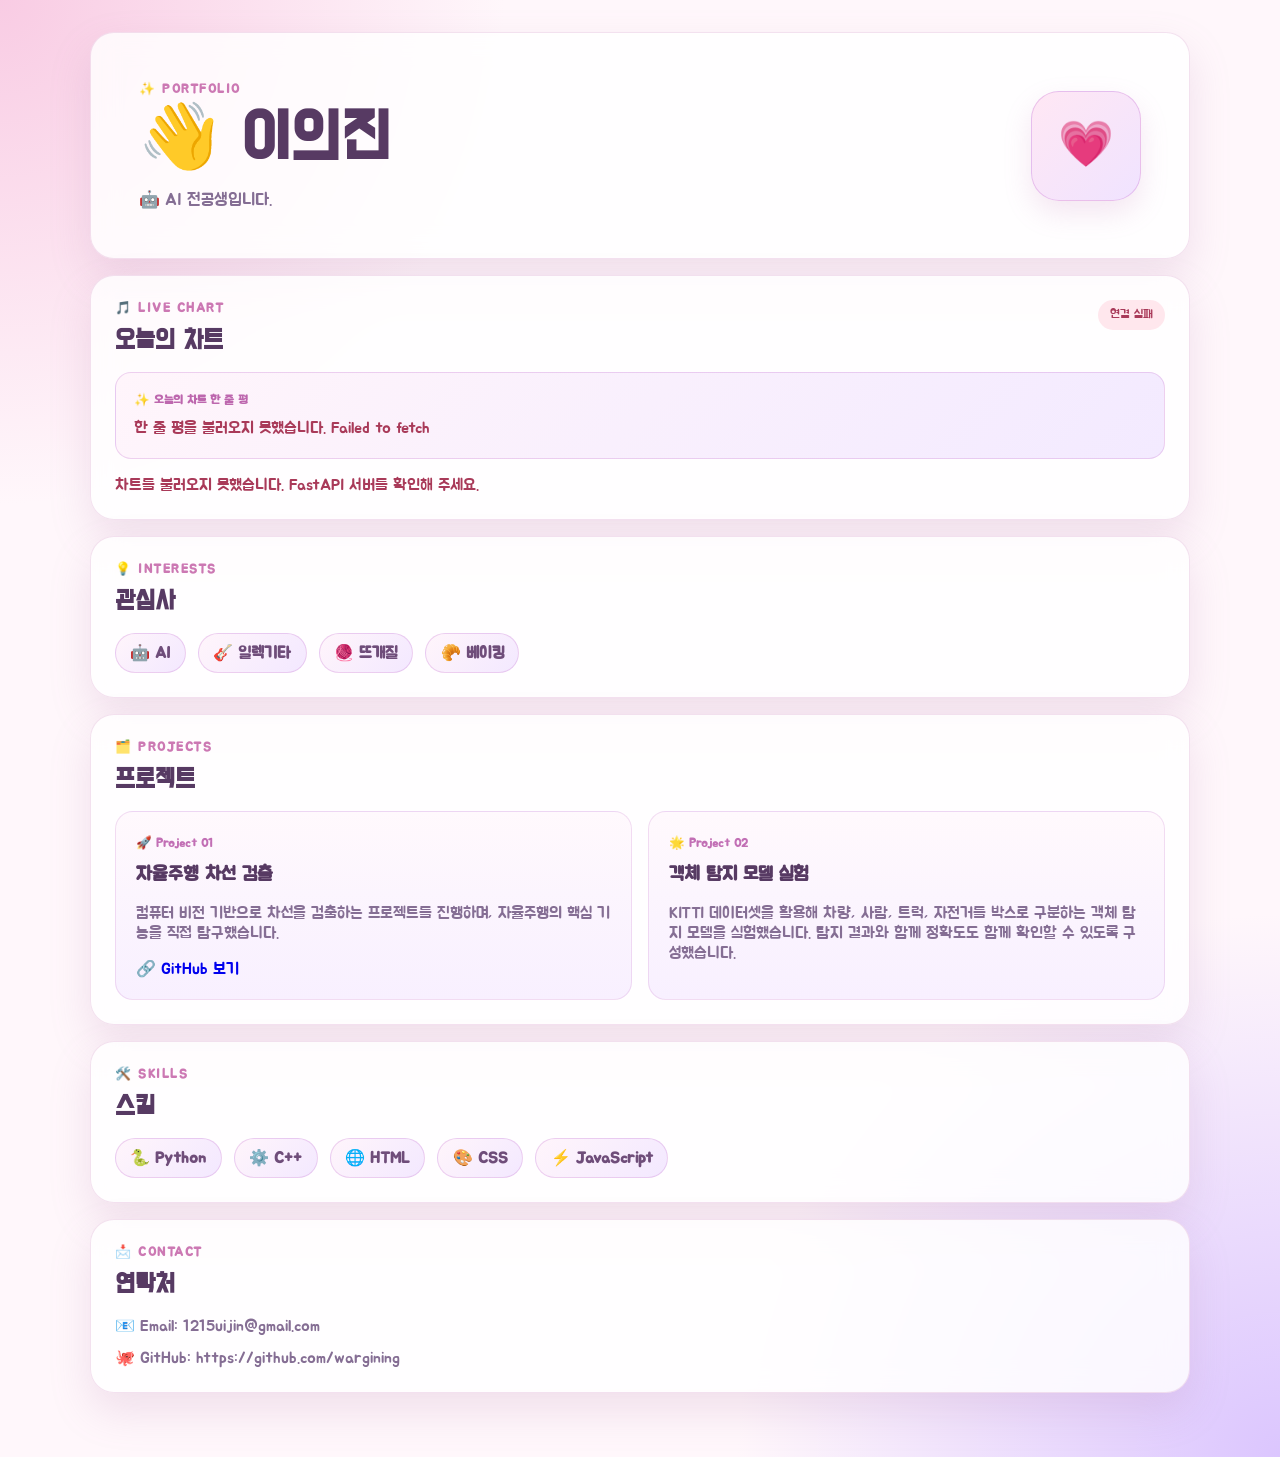
<file: index.html>
<!DOCTYPE html>
<html lang="ko">
  <head>
    <meta charset="UTF-8" />
    <meta name="viewport" content="width=device-width, initial-scale=1.0" />
    <title>이의진 | Portfolio</title>
    <link rel="preconnect" href="https://fonts.googleapis.com" />
    <link rel="preconnect" href="https://fonts.gstatic.com" crossorigin />
    <link
      href="https://fonts.googleapis.com/css2?family=Do+Hyeon&family=Jua&family=Inter:wght@400;500;600;700;800&display=swap"
      rel="stylesheet"
    />
    <link rel="stylesheet" href="styles.css" />
    <script src="script.js" defer></script>
  </head>
  <body>
    <main class="page-shell">
      <section class="hero-card">
        <div class="hero-content reveal hero-layout">
          <div class="hero-text">
            <p class="eyebrow">✨ Portfolio</p>
            <h1>👋 이의진</h1>
            <p class="intro-text">🤖 AI 전공생입니다.</p>
          </div>
          <div class="profile-badge" aria-hidden="true">
            <span>💗</span>
          </div>
        </div>
      </section>

      <section class="section-block chart-section reveal" aria-labelledby="chart-title">
        <div class="section-header chart-header">
          <div>
            <p class="section-kicker">🎵 Live Chart</p>
            <h2 id="chart-title">오늘의 차트</h2>
          </div>
          <span id="chart-status" class="chart-status">불러오는 중</span>
        </div>

        <div class="chart-insight">
          <span>✨ 오늘의 차트 한 줄 평</span>
          <p id="chart-insight">AI가 차트를 분석하고 있어요.</p>
        </div>

        <ol id="chart-ranking" class="chart-ranking" aria-live="polite">
          <li class="chart-message">TOP 10을 불러오는 중입니다.</li>
        </ol>
      </section>

      <section class="section-block reveal">
        <div class="section-header">
          <p class="section-kicker">💡 Interests</p>
          <h2>관심사</h2>
        </div>
        <div class="interest-grid">
          <div class="info-chip">🤖 AI</div>
          <div class="info-chip">🎸 일렉기타</div>
          <div class="info-chip">🧶 뜨개질</div>
          <div class="info-chip">🥐 베이킹</div>
        </div>
      </section>

      <section class="section-block reveal">
        <div class="section-header">
          <p class="section-kicker">🗂️ Projects</p>
          <h2>프로젝트</h2>
        </div>
        <div class="project-grid">
          <article class="project-card">
            <span class="project-tag">🚀 Project 01</span>
            <h3>자율주행 차선 검출</h3>
            <p>
              컴퓨터 비전 기반으로 차선을 검출하는 프로젝트를 진행하며, 자율주행의 핵심 기능을 직접 탐구했습니다.
            </p>
            <a href="https://github.com/wargining/Autonomous_Vehicle_Midterm_report" target="_blank" rel="noreferrer">🔗 GitHub 보기</a>
          </article>

          <article class="project-card">
            <span class="project-tag">🌟 Project 02</span>
            <h3>객체 탐지 모델 실험</h3>
            <p>
              KITTI 데이터셋을 활용해 차량, 사람, 트럭, 자전거를 박스로 구분하는 객체 탐지 모델을 실험했습니다. 탐지 결과와 함께 정확도도 함께 확인할 수 있도록 구성했습니다.
            </p>
          </article>
        </div>
      </section>

      <section class="section-block reveal">
        <div class="section-header">
          <p class="section-kicker">🛠️ Skills</p>
          <h2>스킬</h2>
        </div>
        <div class="badge-list">
          <span class="badge">🐍 Python</span>
          <span class="badge">⚙️ C++</span>
          <span class="badge">🌐 HTML</span>
          <span class="badge">🎨 CSS</span>
          <span class="badge">⚡ JavaScript</span>
        </div>
      </section>

      <section class="section-block contact-block reveal">
        <div class="section-header">
          <p class="section-kicker">📩 Contact</p>
          <h2>연락처</h2>
        </div>
        <div class="contact-list">
          <a href="mailto:1215uijin@gmail.com">📧 Email: 1215uijin@gmail.com</a>
          <a href="https://github.com/wargining" target="_blank" rel="noreferrer">
            🐙 GitHub: https://github.com/wargining
          </a>
        </div>
      </section>
    </main>
  </body>
</html>
</file>
<file: styles.css>
:root {
  --bg: #fff7fb;
  --surface: rgba(255, 255, 255, 0.82);
  --surface-soft: #fdf1f8;
  --text: #573a63;
  --muted: #856e94;
  --accent: #f2a9cc;
  --accent-strong: #cf89d8;
  --accent-soft: #f7d8ec;
  --border: rgba(198, 123, 181, 0.22);
  --shadow: 0 18px 42px rgba(174, 114, 164, 0.18);
}

* {
  box-sizing: border-box;
}

body {
  margin: 0;
  min-height: 100vh;
  font-family: "Jua", "Inter", sans-serif;
  background:
    radial-gradient(circle at top left, rgba(248, 199, 225, 0.9), transparent 26%),
    radial-gradient(circle at bottom right, rgba(213, 189, 255, 0.85), transparent 28%),
    var(--bg);
  color: var(--text);
}

.page-shell {
  width: min(1100px, calc(100% - 2rem));
  margin: 0 auto;
  padding: 2rem 0 4rem;
}

.hero-card,
.section-block {
  background: var(--surface);
  border: 1px solid var(--border);
  border-radius: 24px;
  box-shadow: var(--shadow);
  backdrop-filter: blur(14px);
}

.hero-card {
  padding: 3rem;
  margin-bottom: 1rem;
}

.hero-layout {
  display: flex;
  align-items: center;
  justify-content: space-between;
  gap: 1.5rem;
}

.hero-text {
  flex: 1;
}

.profile-badge {
  width: 110px;
  height: 110px;
  border-radius: 28px;
  display: grid;
  place-items: center;
  font-size: 2.8rem;
  background: linear-gradient(135deg, #ffe7f4, #f0e3ff);
  border: 1px solid rgba(207, 137, 216, 0.42);
  box-shadow: 0 12px 28px rgba(194, 122, 178, 0.18);
}

.eyebrow,
.section-kicker {
  margin: 0 0 0.5rem;
  color: #cc78b3;
  font-size: 0.8rem;
  letter-spacing: 0.12em;
  font-weight: 800;
  text-transform: uppercase;
}

.hero-card h1 {
  margin: 0;
  font-family: "Do Hyeon", sans-serif;
  font-size: clamp(2.4rem, 5vw, 4.5rem);
  line-height: 1.05;
  letter-spacing: 0.02em;
}

.intro-text {
  max-width: 660px;
  margin: 1rem 0 0;
  color: var(--muted);
  font-size: 1.05rem;
}

.section-block {
  padding: 1.5rem;
  margin-top: 1rem;
}

.section-header h2 {
  margin: 0 0 1rem;
  font-family: "Do Hyeon", "Jua", sans-serif;
  font-size: 1.6rem;
}

.chart-header {
  display: flex;
  align-items: flex-start;
  justify-content: space-between;
  gap: 1rem;
}

.chart-status {
  padding: 0.45rem 0.75rem;
  border-radius: 999px;
  background: #f3e8f8;
  color: var(--muted);
  font-size: 0.75rem;
}

.chart-status.connected {
  background: #e4f7ec;
  color: #28784e;
}

.chart-status.failed {
  background: #ffe7ed;
  color: #a93a59;
}

.chart-insight {
  margin-bottom: 1rem;
  padding: 1rem 1.1rem;
  border: 1px solid rgba(207, 137, 216, 0.35);
  border-radius: 16px;
  background: linear-gradient(135deg, #fff5fb, #f3eaff);
}

.chart-insight > span {
  color: #bd67ae;
  font-size: 0.78rem;
  font-weight: 800;
}

.chart-insight p {
  margin: 0.45rem 0 0;
  color: var(--text);
  line-height: 1.6;
}

.chart-insight p.error {
  color: #a93a59;
}

.chart-ranking {
  display: grid;
  grid-template-columns: repeat(2, minmax(0, 1fr));
  gap: 0.65rem;
  margin: 0;
  padding: 0;
  list-style: none;
}

.chart-item {
  display: grid;
  grid-template-columns: 2rem minmax(0, 1fr);
  align-items: center;
  gap: 0.75rem;
  padding: 0.85rem 1rem;
  border: 1px solid var(--border);
  border-radius: 14px;
  background: rgba(255, 255, 255, 0.68);
}

.chart-rank {
  color: #c26fb5;
  font-size: 1.15rem;
  text-align: center;
}

.chart-song-info {
  display: grid;
  min-width: 0;
}

.chart-song-title,
.chart-artist {
  overflow: hidden;
  text-overflow: ellipsis;
  white-space: nowrap;
}

.chart-song-title {
  font-weight: 700;
}

.chart-artist {
  margin-top: 0.2rem;
  color: var(--muted);
  font-size: 0.8rem;
}

.chart-message {
  grid-column: 1 / -1;
  color: var(--muted);
}

.chart-message.error {
  color: #a93a59;
}

.interest-grid,
.badge-list {
  display: flex;
  flex-wrap: wrap;
  gap: 0.75rem;
}

.info-chip,
.badge {
  padding: 0.55rem 0.9rem;
  border-radius: 999px;
  border: 1px solid rgba(207, 137, 216, 0.35);
  background: linear-gradient(135deg, #fff5fb, #f3e8ff);
  color: #6f4d7a;
  font-weight: 700;
}

.project-grid {
  display: grid;
  grid-template-columns: repeat(2, minmax(0, 1fr));
  gap: 1rem;
}

.project-card {
  background: linear-gradient(180deg, #fff9fd, #f8f0ff);
  border: 1px solid rgba(211, 152, 216, 0.3);
  border-radius: 18px;
  padding: 1.25rem;
  transition: transform 0.25s ease, box-shadow 0.25s ease;
}

.project-card:hover {
  transform: translateY(-4px);
  box-shadow: 0 16px 30px rgba(190, 126, 174, 0.18);
}

.project-tag {
  display: inline-block;
  margin-bottom: 0.8rem;
  color: #c26fb5;
  font-size: 0.78rem;
  font-weight: 800;
}

.project-card h3 {
  margin: 0 0 0.75rem;
  font-size: 1.2rem;
}

.project-card p,
.contact-list a {
  color: var(--muted);
}

.project-card a,
.contact-list a {
  text-decoration: none;
}

.project-card a:hover,
.contact-list a:hover {
  color: #b661a3;
}

.contact-list {
  display: grid;
  gap: 0.75rem;
}

.reveal {
  opacity: 0;
  transform: translateY(18px);
  animation: fadeUp 0.9s ease forwards;
}

.reveal:nth-child(2) {
  animation-delay: 0.12s;
}

.reveal:nth-child(3) {
  animation-delay: 0.24s;
}

.reveal:nth-child(4) {
  animation-delay: 0.36s;
}

.reveal:nth-child(5) {
  animation-delay: 0.48s;
}

@keyframes fadeUp {
  from {
    opacity: 0;
    transform: translateY(18px);
  }
  to {
    opacity: 1;
    transform: translateY(0);
  }
}

@media (max-width: 700px) {
  .page-shell {
    width: min(100%, calc(100% - 1rem));
  }

  .hero-card,
  .section-block {
    padding: 1.1rem;
  }

  .project-grid {
    grid-template-columns: 1fr;
  }

  .chart-ranking {
    grid-template-columns: 1fr;
  }
}
</file>
